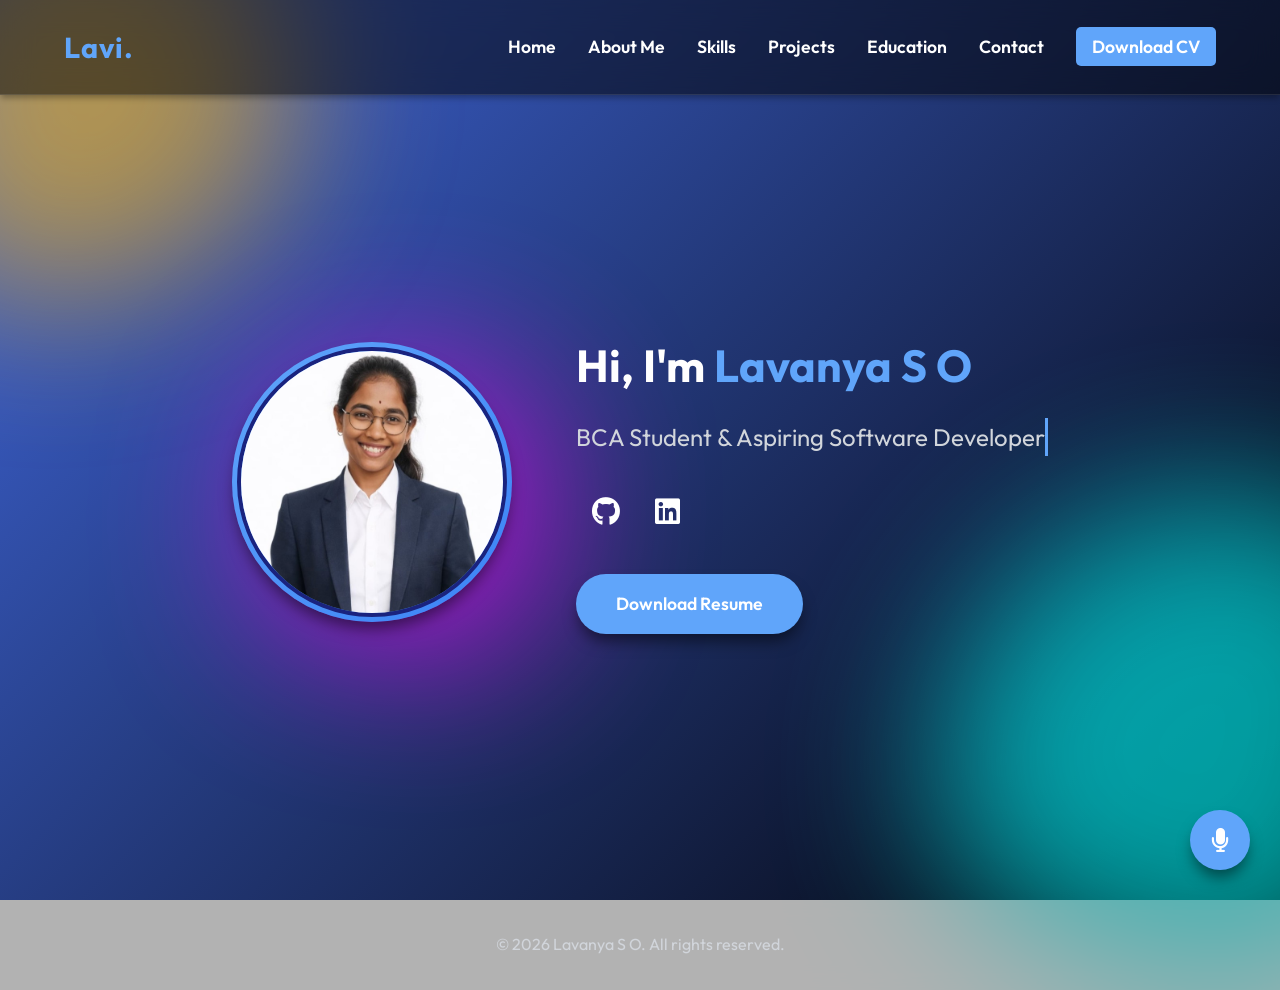
<file: index.html>
<!DOCTYPE html>
<html lang="en">
<head>
    <meta charset="UTF-8">
    <meta name="viewport" content="width=device-width, initial-scale=1.0">
    <title>Lavanya S O - Personal Portfolio</title>
    <link rel="stylesheet" href="style.css">
    <!-- Google Fonts for modern typography -->
    <link rel="preconnect" href="https://fonts.googleapis.com">
    <link rel="preconnect" href="https://fonts.gstatic.com" crossorigin>
    <link href="https://fonts.googleapis.com/css2?family=Outfit:wght@300;400;600;700&display=swap" rel="stylesheet">
    <!-- FontAwesome for Icons -->
    <link rel="stylesheet" href="https://cdnjs.cloudflare.com/ajax/libs/font-awesome/6.4.0/css/all.min.css">
</head>
<body>
    <!-- Animated Background Graphics -->
    <div class="bg-shape shape1"></div>
    <div class="bg-shape shape2"></div>
    <div class="bg-shape shape3"></div>

    <!-- Navigation Bar -->
    <nav class="navbar">
        <div class="logo">Lavi.</div>
        <ul class="nav-links">
            <li><a href="index.html">Home</a></li>
            <li><a href="about.html">About Me</a></li>
            <li><a href="skills.html">Skills</a></li>
            <li><a href="projects.html">Projects</a></li>
            <li><a href="education.html">Education</a></li>
            <li><a href="contact.html">Contact</a></li>
            <li><a href="Lavanya_Resume.pdf" download class="nav-btn">Download CV</a></li>
        </ul>
        <div class="burger">
            <div class="line1"></div>
            <div class="line2"></div>
            <div class="line3"></div>
        </div>
    </nav>

    <!-- Home Section -->
    <section id="home" class="home section hidden">
        <div class="home-container">
            <div class="home-img">
                <div class="profile-img-container">
                    <img src="profile.jpg" alt="Lavanya S O" class="profile-photo">
                </div>
            </div>
            <div class="home-text">
                <h1>Hi, I'm <span class="highlight">Lavanya S O</span></h1>
                <p class="tagline">BCA Student & Aspiring Software Developer</p>
                <div class="social-links">
                    <a href="#" target="_blank" aria-label="GitHub"><i class="fab fa-github"></i></a>
                    <a href="https://www.linkedin.com/in/lavanya-s-o-6a58b7390/" target="_blank" aria-label="LinkedIn"><i class="fab fa-linkedin"></i></a>
                </div>
                <a href="Lavanya_Resume.pdf" download class="btn">Download Resume</a>
            </div>
        </div>
    </section>

    <!-- Voice Assistant -->
    <button id="voice-btn" class="voice-btn" aria-label="Voice Assistant">
        <i class="fas fa-microphone"></i>
    </button>

    <!-- Footer -->
    <footer>
        <p>&copy; 2026 Lavanya S O. All rights reserved.</p>
    </footer>

    <script src="script.js"></script>
</body>
</html>
</file>
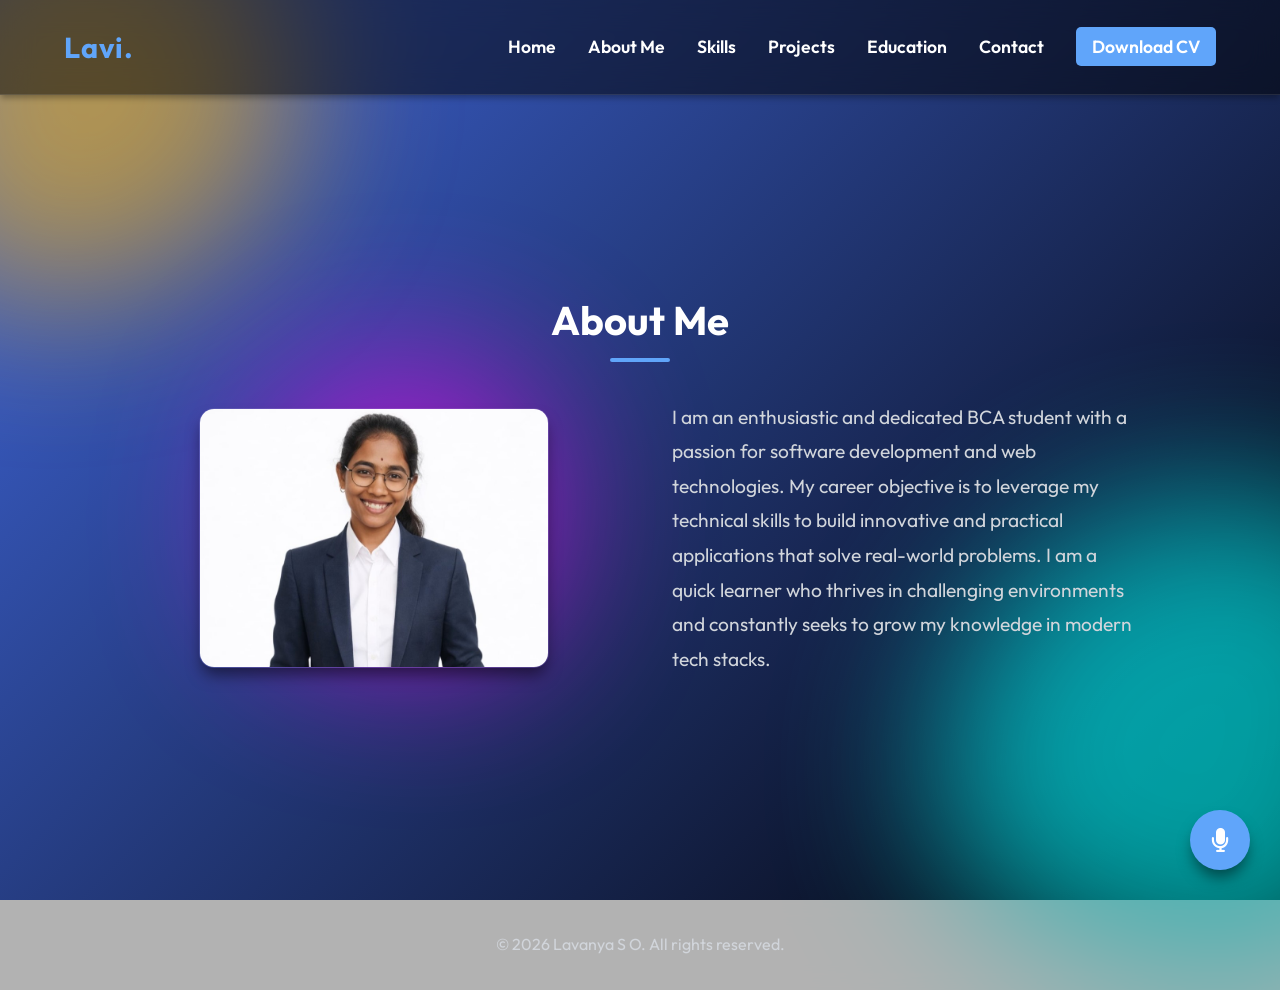
<file: about.html>
<!DOCTYPE html>
<html lang="en">
<head>
    <meta charset="UTF-8">
    <meta name="viewport" content="width=device-width, initial-scale=1.0">
    <title>Lavanya S O - About Me</title>
    <link rel="stylesheet" href="style.css">
    <!-- Google Fonts for modern typography -->
    <link rel="preconnect" href="https://fonts.googleapis.com">
    <link rel="preconnect" href="https://fonts.gstatic.com" crossorigin>
    <link href="https://fonts.googleapis.com/css2?family=Outfit:wght@300;400;600;700&display=swap" rel="stylesheet">
    <!-- FontAwesome for Icons -->
    <link rel="stylesheet" href="https://cdnjs.cloudflare.com/ajax/libs/font-awesome/6.4.0/css/all.min.css">
</head>
<body>
    <!-- Animated Background Graphics -->
    <div class="bg-shape shape1"></div>
    <div class="bg-shape shape2"></div>
    <div class="bg-shape shape3"></div>

    <!-- Navigation Bar -->
    <nav class="navbar">
        <div class="logo">Lavi.</div>
        <ul class="nav-links">
            <li><a href="index.html">Home</a></li>
            <li><a href="about.html">About Me</a></li>
            <li><a href="skills.html">Skills</a></li>
            <li><a href="projects.html">Projects</a></li>
            <li><a href="education.html">Education</a></li>
            <li><a href="contact.html">Contact</a></li>
            <li><a href="Lavanya_Resume.pdf" download class="nav-btn">Download CV</a></li>
        </ul>
        <div class="burger">
            <div class="line1"></div>
            <div class="line2"></div>
            <div class="line3"></div>
        </div>
    </nav>

    <!-- About Section -->
    <section id="about" class="about section hidden">
        <h2>About Me</h2>
        <div class="about-container">
            <div class="about-img">
                <img src="profile.jpg" alt="About Lavanya">
            </div>
            <div class="about-text-container">
                <p class="about-text">
                    I am an enthusiastic and dedicated BCA student with a passion for software development and web technologies. 
                    My career objective is to leverage my technical skills to build innovative and practical applications that 
                    solve real-world problems. I am a quick learner who thrives in challenging environments and constantly seeks 
                    to grow my knowledge in modern tech stacks.
                </p>
            </div>
        </div>
    </section>

    <!-- Voice Assistant -->
    <button id="voice-btn" class="voice-btn" aria-label="Voice Assistant">
        <i class="fas fa-microphone"></i>
    </button>

    <!-- Footer -->
    <footer>
        <p>&copy; 2026 Lavanya S O. All rights reserved.</p>
    </footer>

    <script src="script.js"></script>
</body>
</html>
</file>
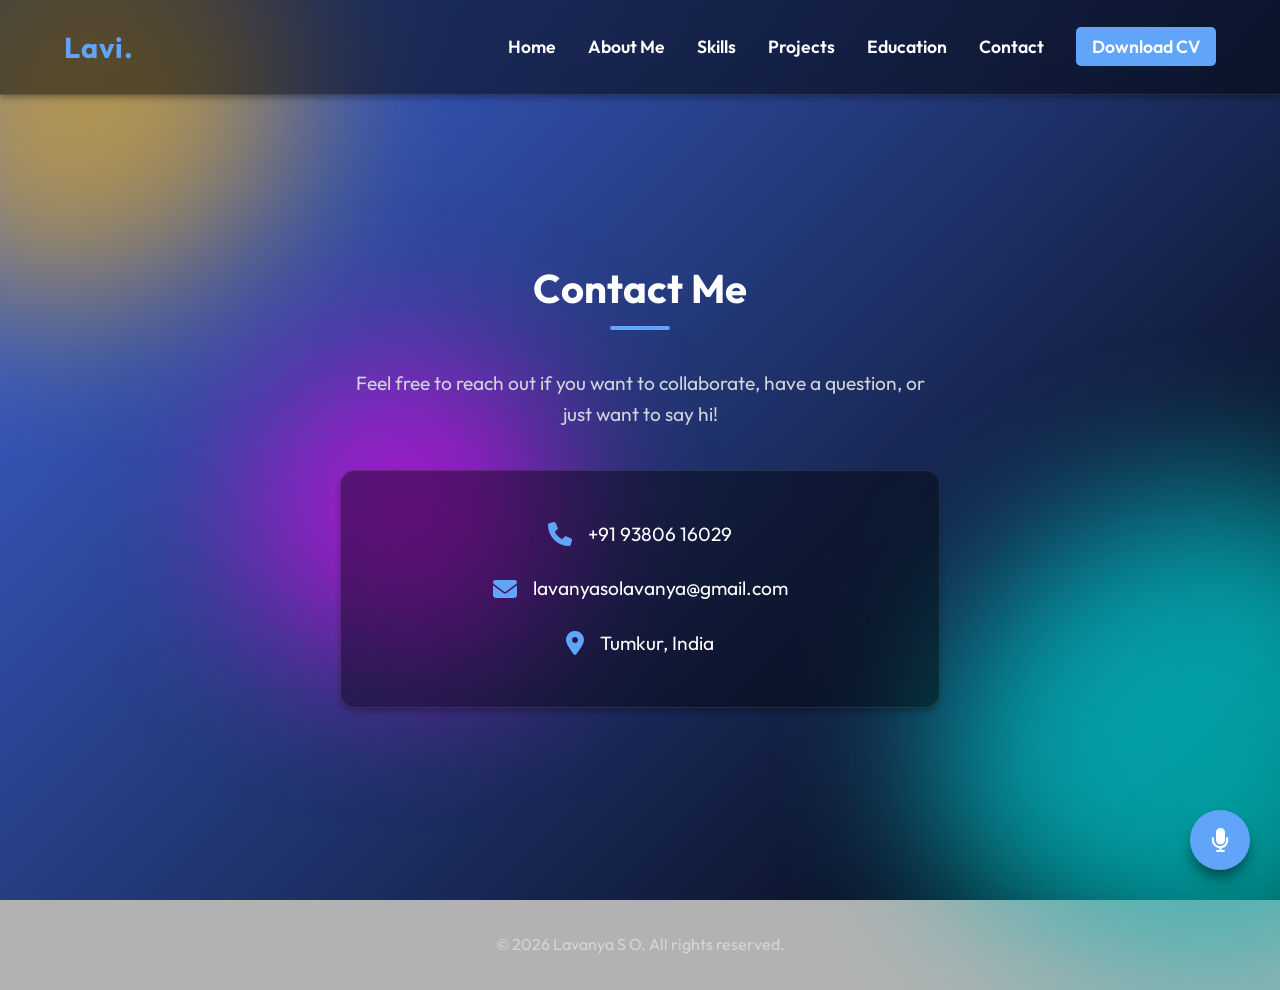
<file: contact.html>
<!DOCTYPE html>
<html lang="en">
<head>
    <meta charset="UTF-8">
    <meta name="viewport" content="width=device-width, initial-scale=1.0">
    <title>Lavanya S O - Contact</title>
    <link rel="stylesheet" href="style.css">
    <link rel="preconnect" href="https://fonts.googleapis.com">
    <link rel="preconnect" href="https://fonts.gstatic.com" crossorigin>
    <link href="https://fonts.googleapis.com/css2?family=Outfit:wght@300;400;600;700&display=swap" rel="stylesheet">
    <link rel="stylesheet" href="https://cdnjs.cloudflare.com/ajax/libs/font-awesome/6.4.0/css/all.min.css">
</head>
<body>
    <div class="bg-shape shape1"></div>
    <div class="bg-shape shape2"></div>
    <div class="bg-shape shape3"></div>

    <nav class="navbar">
        <div class="logo">Lavi.</div>
        <ul class="nav-links">
            <li><a href="index.html">Home</a></li>
            <li><a href="about.html">About Me</a></li>
            <li><a href="skills.html">Skills</a></li>
            <li><a href="projects.html">Projects</a></li>
            <li><a href="education.html">Education</a></li>
            <li><a href="contact.html">Contact</a></li>
            <li><a href="Lavanya_Resume.pdf" download class="nav-btn">Download CV</a></li>
        </ul>
        <div class="burger">
            <div class="line1"></div>
            <div class="line2"></div>
            <div class="line3"></div>
        </div>
    </nav>

    <!-- Contact Section -->
    <section id="contact" class="contact section hidden">
        <h2>Contact Me</h2>
        <div class="contact-container">
            <p>Feel free to reach out if you want to collaborate, have a question, or just want to say hi!</p>
            <div class="contact-info">
                <div class="contact-item">
                    <i class="fas fa-phone"></i>
                    <a href="tel:+919380616029">+91 93806 16029</a>
                </div>
                <div class="contact-item">
                    <i class="fas fa-envelope"></i>
                    <a href="mailto:lavanyasolavanya@gmail.com">lavanyasolavanya@gmail.com</a>
                </div>
                <div class="contact-item">
                    <i class="fas fa-map-marker-alt"></i>
                    <span>Tumkur, India</span>
                </div>
            </div>
        </div>
    </section>

    <!-- Voice Assistant -->
    <button id="voice-btn" class="voice-btn" aria-label="Voice Assistant">
        <i class="fas fa-microphone"></i>
    </button>

    <footer>
        <p>&copy; 2026 Lavanya S O. All rights reserved.</p>
    </footer>

    <script src="script.js"></script>
</body>
</html>
</file>
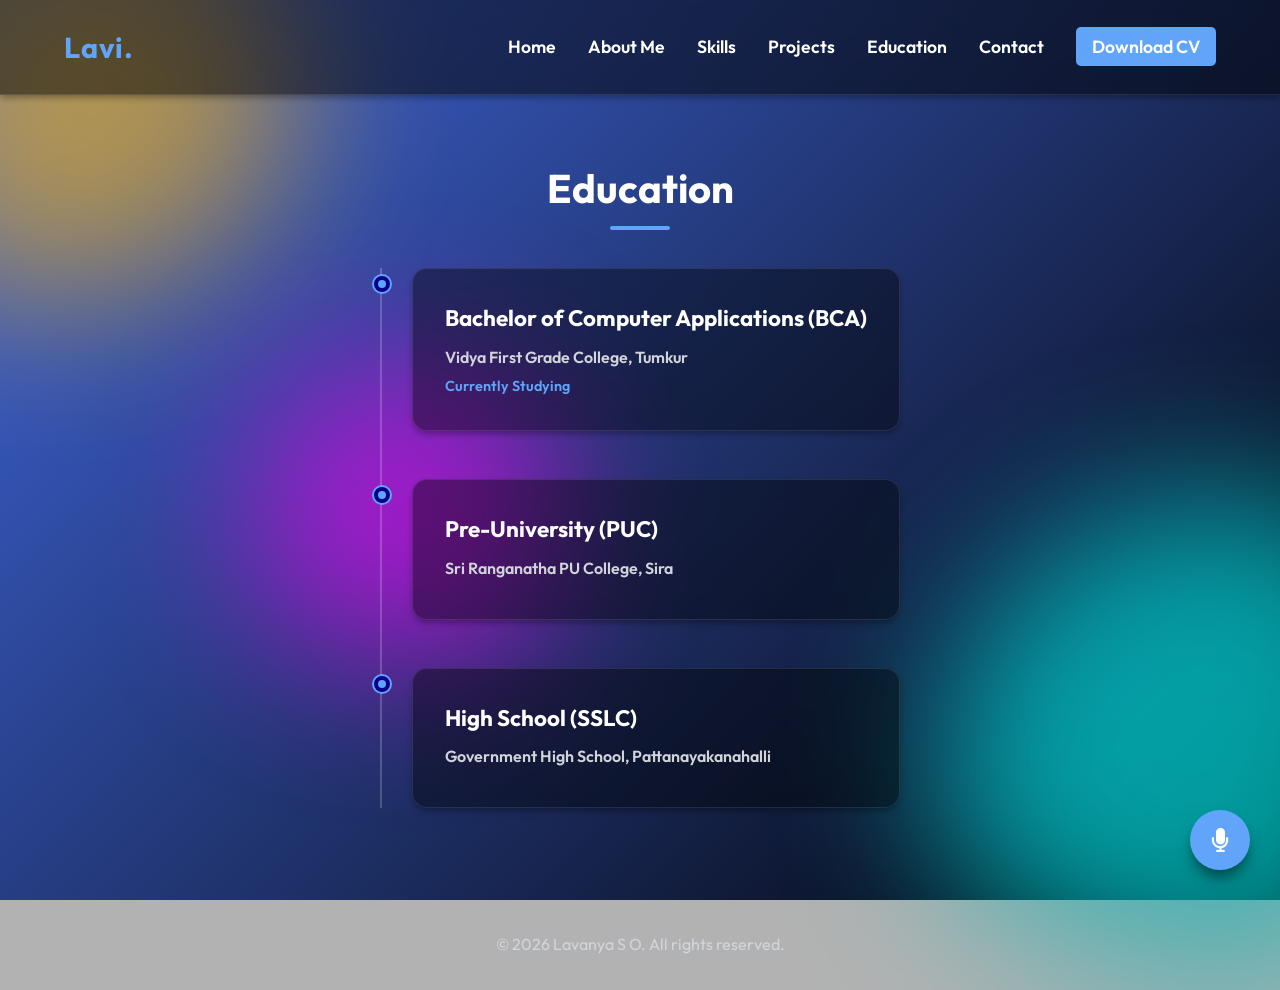
<file: education.html>
<!DOCTYPE html>
<html lang="en">
<head>
    <meta charset="UTF-8">
    <meta name="viewport" content="width=device-width, initial-scale=1.0">
    <title>Lavanya S O - Education</title>
    <link rel="stylesheet" href="style.css">
    <link rel="preconnect" href="https://fonts.googleapis.com">
    <link rel="preconnect" href="https://fonts.gstatic.com" crossorigin>
    <link href="https://fonts.googleapis.com/css2?family=Outfit:wght@300;400;600;700&display=swap" rel="stylesheet">
    <link rel="stylesheet" href="https://cdnjs.cloudflare.com/ajax/libs/font-awesome/6.4.0/css/all.min.css">
</head>
<body>
    <div class="bg-shape shape1"></div>
    <div class="bg-shape shape2"></div>
    <div class="bg-shape shape3"></div>

    <nav class="navbar">
        <div class="logo">Lavi.</div>
        <ul class="nav-links">
            <li><a href="index.html">Home</a></li>
            <li><a href="about.html">About Me</a></li>
            <li><a href="skills.html">Skills</a></li>
            <li><a href="projects.html">Projects</a></li>
            <li><a href="education.html">Education</a></li>
            <li><a href="contact.html">Contact</a></li>
            <li><a href="Lavanya_Resume.pdf" download class="nav-btn">Download CV</a></li>
        </ul>
        <div class="burger">
            <div class="line1"></div>
            <div class="line2"></div>
            <div class="line3"></div>
        </div>
    </nav>

    <!-- Education Section -->
    <section id="education" class="education section hidden">
        <h2>Education</h2>
        <div class="timeline">
            <!-- Education 1 -->
            <div class="timeline-item">
                <div class="timeline-dot"></div>
                <div class="timeline-content">
                    <h3>Bachelor of Computer Applications (BCA)</h3>
                    <p class="college">Vidya First Grade College, Tumkur</p>
                    <p class="year">Currently Studying</p>
                </div>
            </div>
            <!-- Education 2 -->
            <div class="timeline-item">
                <div class="timeline-dot"></div>
                <div class="timeline-content">
                    <h3>Pre-University (PUC)</h3>
                    <p class="college">Sri Ranganatha PU College, Sira</p>
                </div>
            </div>
            <!-- Education 3 -->
            <div class="timeline-item">
                <div class="timeline-dot"></div>
                <div class="timeline-content">
                    <h3>High School (SSLC)</h3>
                    <p class="college">Government High School, Pattanayakanahalli</p>
                </div>
            </div>
        </div>
    </section>

    <!-- Voice Assistant -->
    <button id="voice-btn" class="voice-btn" aria-label="Voice Assistant">
        <i class="fas fa-microphone"></i>
    </button>

    <footer>
        <p>&copy; 2026 Lavanya S O. All rights reserved.</p>
    </footer>

    <script src="script.js"></script>
</body>
</html>
</file>
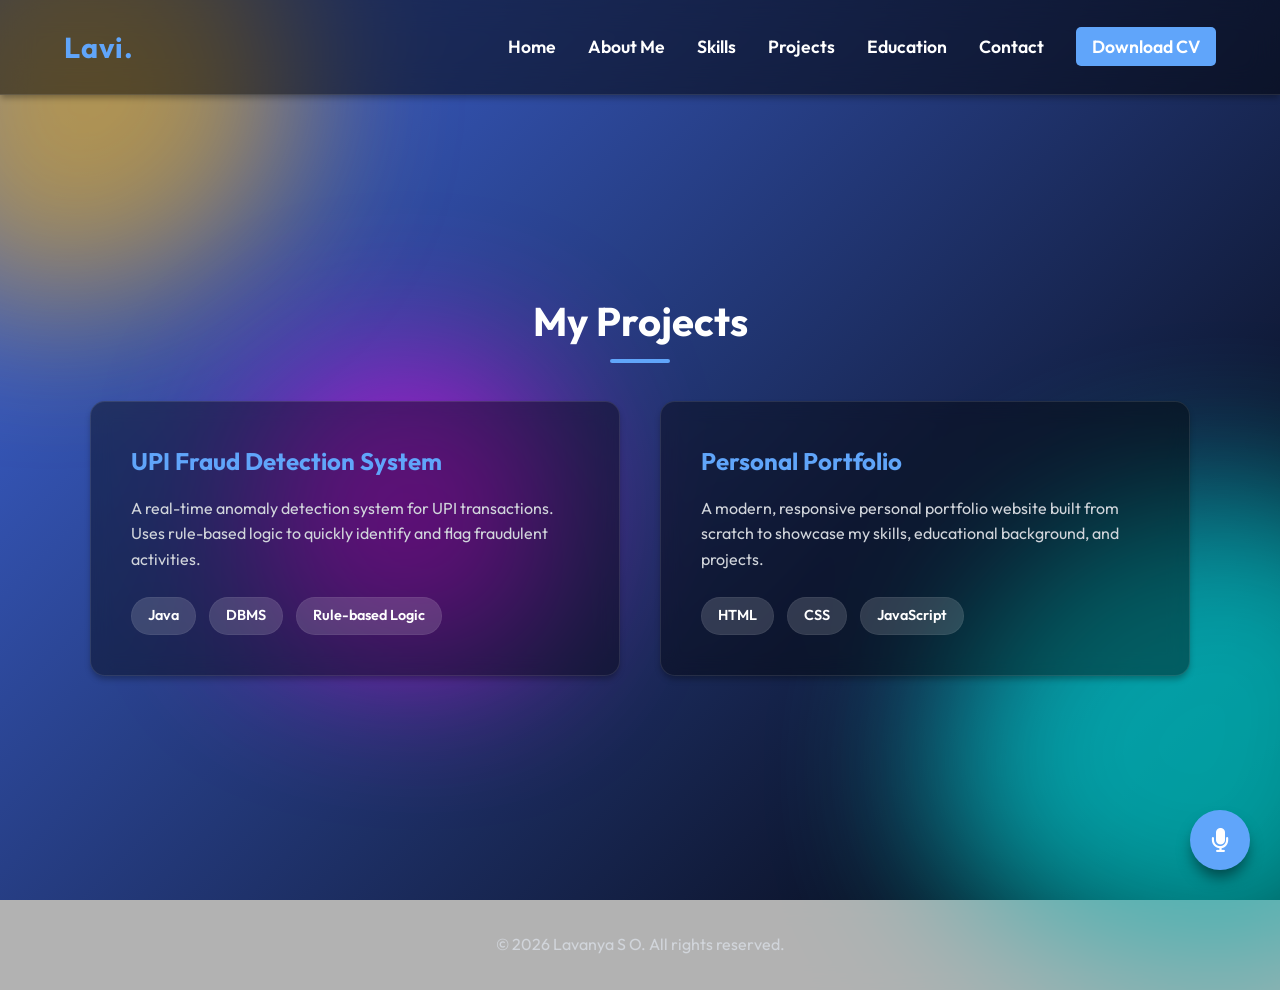
<file: projects.html>
<!DOCTYPE html>
<html lang="en">
<head>
    <meta charset="UTF-8">
    <meta name="viewport" content="width=device-width, initial-scale=1.0">
    <title>Lavanya S O - Projects</title>
    <link rel="stylesheet" href="style.css">
    <link rel="preconnect" href="https://fonts.googleapis.com">
    <link rel="preconnect" href="https://fonts.gstatic.com" crossorigin>
    <link href="https://fonts.googleapis.com/css2?family=Outfit:wght@300;400;600;700&display=swap" rel="stylesheet">
    <link rel="stylesheet" href="https://cdnjs.cloudflare.com/ajax/libs/font-awesome/6.4.0/css/all.min.css">
</head>
<body>
    <div class="bg-shape shape1"></div>
    <div class="bg-shape shape2"></div>
    <div class="bg-shape shape3"></div>

    <nav class="navbar">
        <div class="logo">Lavi.</div>
        <ul class="nav-links">
            <li><a href="index.html">Home</a></li>
            <li><a href="about.html">About Me</a></li>
            <li><a href="skills.html">Skills</a></li>
            <li><a href="projects.html">Projects</a></li>
            <li><a href="education.html">Education</a></li>
            <li><a href="contact.html">Contact</a></li>
            <li><a href="Lavanya_Resume.pdf" download class="nav-btn">Download CV</a></li>
        </ul>
        <div class="burger">
            <div class="line1"></div>
            <div class="line2"></div>
            <div class="line3"></div>
        </div>
    </nav>

    <!-- Projects Section -->
    <section id="projects" class="projects section hidden">
        <h2>My Projects</h2>
        <div class="projects-grid">
            <!-- Project 1 -->
            <div class="project-card">
                <div class="project-content">
                    <h3>UPI Fraud Detection System</h3>
                    <p>A real-time anomaly detection system for UPI transactions. Uses rule-based logic to quickly identify and flag fraudulent activities.</p>
                    <div class="tech-tags">
                        <span>Java</span>
                        <span>DBMS</span>
                        <span>Rule-based Logic</span>
                    </div>
                </div>
            </div>
            <!-- Project 2 -->
            <div class="project-card">
                <div class="project-content">
                    <h3>Personal Portfolio</h3>
                    <p>A modern, responsive personal portfolio website built from scratch to showcase my skills, educational background, and projects.</p>
                    <div class="tech-tags">
                        <span>HTML</span>
                        <span>CSS</span>
                        <span>JavaScript</span>
                    </div>
                </div>
            </div>
        </div>
    </section>

    <!-- Voice Assistant -->
    <button id="voice-btn" class="voice-btn" aria-label="Voice Assistant">
        <i class="fas fa-microphone"></i>
    </button>

    <footer>
        <p>&copy; 2026 Lavanya S O. All rights reserved.</p>
    </footer>

    <script src="script.js"></script>
</body>
</html>
</file>
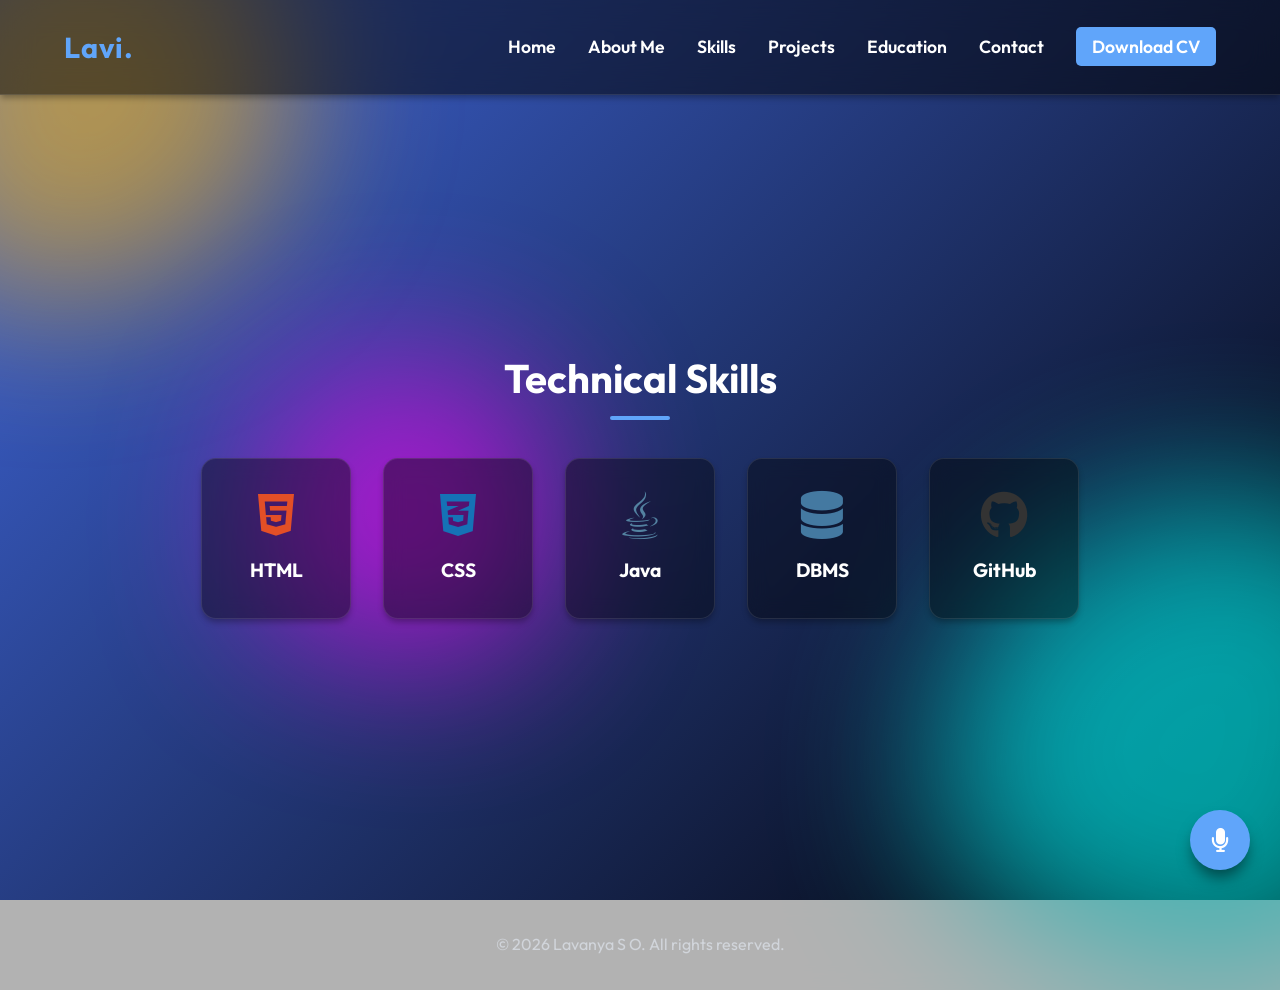
<file: skills.html>
<!DOCTYPE html>
<html lang="en">
<head>
    <meta charset="UTF-8">
    <meta name="viewport" content="width=device-width, initial-scale=1.0">
    <title>Lavanya S O - Skills</title>
    <link rel="stylesheet" href="style.css">
    <link rel="preconnect" href="https://fonts.googleapis.com">
    <link rel="preconnect" href="https://fonts.gstatic.com" crossorigin>
    <link href="https://fonts.googleapis.com/css2?family=Outfit:wght@300;400;600;700&display=swap" rel="stylesheet">
    <link rel="stylesheet" href="https://cdnjs.cloudflare.com/ajax/libs/font-awesome/6.4.0/css/all.min.css">
</head>
<body>
    <div class="bg-shape shape1"></div>
    <div class="bg-shape shape2"></div>
    <div class="bg-shape shape3"></div>

    <nav class="navbar">
        <div class="logo">Lavi.</div>
        <ul class="nav-links">
            <li><a href="index.html">Home</a></li>
            <li><a href="about.html">About Me</a></li>
            <li><a href="skills.html">Skills</a></li>
            <li><a href="projects.html">Projects</a></li>
            <li><a href="education.html">Education</a></li>
            <li><a href="contact.html">Contact</a></li>
            <li><a href="Lavanya_Resume.pdf" download class="nav-btn">Download CV</a></li>
        </ul>
        <div class="burger">
            <div class="line1"></div>
            <div class="line2"></div>
            <div class="line3"></div>
        </div>
    </nav>

    <!-- Technical Skills Section -->
    <section id="skills" class="skills section hidden">
        <h2>Technical Skills</h2>
        <div class="skills-grid">
            <div class="skill-card">
                <i class="fab fa-html5 skill-icon" style="color: #E34F26;"></i>
                <h3>HTML</h3>
            </div>
            <div class="skill-card">
                <i class="fab fa-css3-alt skill-icon" style="color: #1572B6;"></i>
                <h3>CSS</h3>
            </div>
            <div class="skill-card">
                <i class="fab fa-java skill-icon" style="color: #5382a1;"></i>
                <h3>Java</h3>
            </div>
            <div class="skill-card">
                <i class="fas fa-database skill-icon" style="color: #4479A1;"></i>
                <h3>DBMS</h3>
            </div>
            <div class="skill-card">
                <i class="fab fa-github skill-icon" style="color: #333;"></i>
                <h3>GitHub</h3>
            </div>
        </div>
    </section>

    <!-- Voice Assistant -->
    <button id="voice-btn" class="voice-btn" aria-label="Voice Assistant">
        <i class="fas fa-microphone"></i>
    </button>

    <footer>
        <p>&copy; 2026 Lavanya S O. All rights reserved.</p>
    </footer>

    <script src="script.js"></script>
</body>
</html>
</file>
<file: style.css>
/* Base Styles & Variables */
:root {
    --primary-color: #60a5fa; /* Lighter blue for dark theme contrast */
    --secondary-color: #3b82f6;
    --text-main: #ffffff;
    --text-light: #d1d5db;
    --bg-main: #4169e1;
    --bg-card: rgba(0, 0, 0, 0.4);
    --transition: all 0.3s ease;
    --shadow-sm: 0 4px 6px -1px rgba(0, 0, 0, 0.3);
    --shadow-md: 0 10px 15px -3px rgba(0, 0, 0, 0.5);
}

* {
    margin: 0;
    padding: 0;
    box-sizing: border-box;
}

html {
    scroll-behavior: smooth;
}

body {
    font-family: 'Outfit', sans-serif;
    /* Royal Blue to Black combination */
    background: linear-gradient(135deg, #4169e1 0%, #000000 100%);
    background-attachment: fixed;
    color: var(--text-main);
    line-height: 1.6;
    overflow-x: hidden;
}

/* Typography */
h1, h2, h3 {
    font-weight: 700;
    color: var(--text-main);
}

.highlight {
    color: var(--primary-color);
}

section h2 {
    text-align: center;
    font-size: 2.5rem;
    margin-bottom: 3rem;
    position: relative;
}

section h2::after {
    content: '';
    position: absolute;
    bottom: -10px;
    left: 50%;
    transform: translateX(-50%);
    width: 60px;
    height: 4px;
    background: var(--primary-color);
    border-radius: 2px;
}

/* Navigation */
.navbar {
    display: flex;
    justify-content: space-between;
    align-items: center;
    padding: 1.5rem 5%;
    background: rgba(0, 0, 0, 0.5);
    backdrop-filter: blur(15px);
    position: fixed;
    top: 0;
    width: 100%;
    z-index: 1000;
    box-shadow: var(--shadow-sm);
    border-bottom: 1px solid rgba(255, 255, 255, 0.1);
}

.logo {
    font-size: 1.8rem;
    font-weight: 700;
    color: var(--primary-color);
    letter-spacing: 1px;
}

.nav-links {
    display: flex;
    list-style: none;
}

.nav-links li {
    margin-left: 2rem;
}

.nav-links a {
    text-decoration: none;
    color: var(--text-main);
    font-weight: 600;
    font-size: 1.1rem;
    transition: var(--transition);
}

.nav-links a:hover {
    color: var(--primary-color);
}

.nav-btn {
    background: var(--primary-color);
    color: white !important;
    padding: 0.5rem 1rem !important;
    border-radius: 5px;
    font-weight: 600;
    transition: var(--transition);
}

.nav-btn:hover {
    background: var(--secondary-color);
    transform: translateY(-2px);
}

.burger {
    display: none;
    cursor: pointer;
}

.burger div {
    width: 25px;
    height: 3px;
    background-color: var(--text-main);
    margin: 5px;
    transition: var(--transition);
}

/* Layout Sections */
.section {
    padding: 8rem 5% 4rem;
    min-height: 100vh;
    display: flex;
    flex-direction: column;
    justify-content: center;
}

/* Home Section */
.home {
    background: transparent;
}

.home-container {
    max-width: 1000px;
    margin: 0 auto;
    display: flex;
    align-items: center;
    gap: 4rem;
}

.home-img {
    flex: 1;
    display: flex;
    justify-content: center;
}

.home-text {
    flex: 1;
    text-align: left;
}

.profile-img-container {
    width: 280px;
    height: 280px;
    margin: 0;
    border-radius: 50%;
    padding: 5px;
    background: linear-gradient(135deg, var(--primary-color), var(--secondary-color));
    box-shadow: var(--shadow-md);
    animation: floatElement 4s ease-in-out infinite;
}

@keyframes floatElement {
    0%, 100% { transform: translateY(0); }
    50% { transform: translateY(-15px); }
}

.profile-photo {
    width: 100%;
    height: 100%;
    object-fit: cover;
    border-radius: 50%;
    border: 4px solid #1a237e;
}

.home h1 {
    font-size: 2.8rem;
    margin-bottom: 1rem;
}

.tagline {
    font-size: 1.5rem;
    color: var(--text-light);
    margin-bottom: 2rem;
    white-space: nowrap;
    overflow: hidden;
    border-right: 3px solid var(--primary-color);
    animation: typing 3s steps(40, end), blink-caret .75s step-end infinite;
}

@keyframes typing {
    from { width: 0 }
    to { width: 100% }
}

@keyframes blink-caret {
    from, to { border-color: transparent }
    50% { border-color: var(--primary-color); }
}

.social-links {
    margin-bottom: 2.5rem;
}

.social-links a {
    display: inline-block;
    font-size: 1.8rem;
    color: var(--text-main);
    margin: 0 1rem;
    transition: var(--transition);
}

.social-links a:hover {
    color: var(--primary-color);
    transform: translateY(-3px);
}

.btn {
    display: inline-block;
    padding: 1rem 2.5rem;
    background: var(--primary-color);
    color: white;
    text-decoration: none;
    border-radius: 30px;
    font-weight: 600;
    font-size: 1.1rem;
    transition: var(--transition);
    box-shadow: var(--shadow-md);
}

.btn:hover {
    background: var(--secondary-color);
    transform: translateY(-3px);
    box-shadow: 0 15px 20px -5px rgba(96, 165, 250, 0.4);
}

/* About Section */
.about-container {
    max-width: 1000px;
    margin: 0 auto;
    display: flex;
    align-items: center;
    gap: 4rem;
}

.about-img {
    flex: 1;
    display: flex;
    justify-content: center;
}

.about-img img {
    width: 100%;
    max-width: 350px;
    border-radius: 15px;
    box-shadow: var(--shadow-md);
    border: 1px solid rgba(255, 255, 255, 0.1);
}

.about-text-container {
    flex: 1;
    text-align: left;
}

.about-text {
    font-size: 1.2rem;
    color: var(--text-light);
    line-height: 1.8;
}

/* Skills Section */
.skills-grid {
    display: grid;
    grid-template-columns: repeat(auto-fit, minmax(150px, 1fr));
    gap: 2rem;
    max-width: 1000px;
    margin: 0 auto;
}

.skill-card {
    background: var(--bg-card);
    padding: 2rem;
    border-radius: 15px;
    text-align: center;
    box-shadow: var(--shadow-sm);
    transition: var(--transition);
    display: flex;
    flex-direction: column;
    align-items: center;
    gap: 1rem;
    backdrop-filter: blur(10px);
    border: 1px solid rgba(255, 255, 255, 0.1);
}

.skill-card:hover {
    transform: translateY(-10px);
    box-shadow: var(--shadow-md);
    background: rgba(255, 255, 255, 0.15);
}

.skill-icon {
    font-size: 3rem;
}

.skill-card h3 {
    font-size: 1.2rem;
    color: var(--text-main);
}

/* Projects Section */
.projects-grid {
    display: grid;
    grid-template-columns: repeat(auto-fit, minmax(300px, 1fr));
    gap: 2.5rem;
    max-width: 1100px;
    margin: 0 auto;
}

.project-card {
    background: var(--bg-card);
    border-radius: 15px;
    overflow: hidden;
    box-shadow: var(--shadow-sm);
    transition: var(--transition);
    border: 1px solid rgba(255, 255, 255, 0.1);
    backdrop-filter: blur(10px);
}

.project-card:hover {
    transform: translateY(-10px);
    box-shadow: var(--shadow-md);
    background: rgba(255, 255, 255, 0.15);
}

.project-content {
    padding: 2.5rem;
}

.project-content h3 {
    font-size: 1.5rem;
    margin-bottom: 1rem;
    color: var(--primary-color);
}

.project-content p {
    color: var(--text-light);
    margin-bottom: 1.5rem;
}

.tech-tags {
    display: flex;
    flex-wrap: wrap;
    gap: 0.8rem;
}

.tech-tags span {
    background: rgba(255, 255, 255, 0.15);
    color: var(--text-main);
    padding: 0.4rem 1rem;
    border-radius: 20px;
    font-size: 0.9rem;
    font-weight: 600;
    border: 1px solid rgba(255, 255, 255, 0.05);
}

/* Education Section */
.timeline {
    max-width: 800px;
    margin: 0 auto;
    position: relative;
    padding-left: 2rem;
}

.timeline::before {
    content: '';
    position: absolute;
    left: 0;
    top: 0;
    height: 100%;
    width: 2px;
    background: rgba(255, 255, 255, 0.2);
}

.timeline-item {
    position: relative;
    margin-bottom: 3rem;
}

.timeline-item:last-child {
    margin-bottom: 0;
}

.timeline-dot {
    position: absolute;
    left: -2.35rem;
    top: 0.5rem;
    width: 16px;
    height: 16px;
    background: var(--primary-color);
    border-radius: 50%;
    border: 4px solid #00008b;
    box-shadow: 0 0 0 2px var(--primary-color);
}

.timeline-content {
    background: var(--bg-card);
    padding: 2rem;
    border-radius: 15px;
    box-shadow: var(--shadow-sm);
    transition: var(--transition);
    backdrop-filter: blur(10px);
    border: 1px solid rgba(255, 255, 255, 0.1);
}

.timeline-content:hover {
    box-shadow: var(--shadow-md);
    transform: translateX(5px);
    background: rgba(255, 255, 255, 0.15);
}

.timeline-content h3 {
    font-size: 1.4rem;
    margin-bottom: 0.5rem;
}

.timeline-content .college {
    color: var(--text-light);
    font-weight: 600;
    margin-bottom: 0.3rem;
}

.timeline-content .year {
    color: var(--primary-color);
    font-size: 0.9rem;
    font-weight: 600;
}

/* Contact Section */
.contact-container {
    max-width: 600px;
    margin: 0 auto;
    text-align: center;
}

.contact-container > p {
    font-size: 1.2rem;
    color: var(--text-light);
    margin-bottom: 2.5rem;
}

.contact-info {
    display: flex;
    flex-direction: column;
    gap: 1.5rem;
    background: var(--bg-card);
    padding: 3rem;
    border-radius: 15px;
    box-shadow: var(--shadow-sm);
    backdrop-filter: blur(10px);
    border: 1px solid rgba(255, 255, 255, 0.1);
}

.contact-item {
    display: flex;
    align-items: center;
    justify-content: center;
    gap: 1rem;
    font-size: 1.2rem;
}

.contact-item i {
    color: var(--primary-color);
    font-size: 1.5rem;
}

.contact-item a {
    color: var(--text-main);
    text-decoration: none;
    transition: var(--transition);
}

.contact-item a:hover {
    color: var(--primary-color);
}

/* Footer */
footer {
    text-align: center;
    padding: 2rem;
    background: rgba(0, 0, 0, 0.3);
    color: var(--text-light);
    backdrop-filter: blur(10px);
}

/* Animations */
.hidden {
    opacity: 0;
    transform: translateY(40px) scale(0.95);
    transition: all 0.8s cubic-bezier(0.5, 0, 0, 1);
}

.show {
    opacity: 1;
    transform: translateY(0) scale(1);
}

/* Animated Background Graphics */
.bg-shape {
    position: fixed;
    filter: blur(80px);
    z-index: -1;
    opacity: 0.6;
    animation: floatShape 15s infinite alternate ease-in-out;
}

.shape1 {
    width: 400px;
    height: 400px;
    background: #ffb703; /* Yellowish to match bright accent */
    top: -100px;
    left: -100px;
    border-radius: 40% 60% 70% 30% / 40% 50% 60% 50%;
}

.shape2 {
    width: 500px;
    height: 500px;
    background: #00ffff; /* Cyan */
    bottom: -10%;
    right: -150px;
    border-radius: 60% 40% 30% 70% / 60% 30% 70% 40%;
    animation-delay: -5s;
}

.shape3 {
    width: 300px;
    height: 300px;
    background: #ff00ff; /* Magenta */
    top: 40%;
    left: 20%;
    border-radius: 50% 50% 30% 70% / 50% 50% 70% 30%;
    animation-delay: -10s;
}

@keyframes floatShape {
    0% { transform: translate(0, 0) rotate(0deg); }
    100% { transform: translate(100px, 100px) rotate(360deg); }
}

/* Voice Assistant */
.voice-btn {
    position: fixed;
    bottom: 30px;
    right: 30px;
    width: 60px;
    height: 60px;
    border-radius: 50%;
    background: var(--primary-color);
    color: white;
    border: none;
    font-size: 1.5rem;
    cursor: pointer;
    box-shadow: var(--shadow-md);
    z-index: 1000;
    transition: var(--transition);
    display: flex;
    align-items: center;
    justify-content: center;
}

.voice-btn:hover {
    background: var(--secondary-color);
    transform: scale(1.1);
}

.voice-btn.listening {
    background: #ef4444; /* red when listening */
    animation: pulse 1.5s infinite;
}

@keyframes pulse {
    0% {
        box-shadow: 0 0 0 0 rgba(239, 68, 68, 0.7);
    }
    70% {
        box-shadow: 0 0 0 15px rgba(239, 68, 68, 0);
    }
    100% {
        box-shadow: 0 0 0 0 rgba(239, 68, 68, 0);
    }
}

/* Responsive Design */
@media screen and (max-width: 768px) {
    .nav-links {
        position: fixed;
        right: -100%;
        top: 70px;
        flex-direction: column;
        background: rgba(0, 0, 0, 0.9);
        backdrop-filter: blur(15px);
        width: 100%;
        text-align: center;
        transition: 0.4s;
        box-shadow: 0 10px 10px rgba(0,0,0,0.3);
        padding: 2rem 0;
        border-bottom: 1px solid rgba(255, 255, 255, 0.1);
    }

    .nav-links.nav-active {
        right: 0;
    }

    .nav-links li {
        margin: 1.5rem 0;
    }

    .burger {
        display: block;
    }

    .home h1 {
        font-size: 2.5rem;
    }

    .section {
        padding: 6rem 5% 3rem;
    }

    .home-container {
        flex-direction: column;
        gap: 2rem;
    }

    .home-text {
        text-align: center;
    }

    .about-container {
        flex-direction: column;
        gap: 2rem;
    }

    .about-text-container {
        text-align: center;
    }
}

/* Burger Animation */
.toggle .line1 {
    transform: rotate(-45deg) translate(-5px, 6px);
}

.toggle .line2 {
    opacity: 0;
}

.toggle .line3 {
    transform: rotate(45deg) translate(-5px, -6px);
}
</file>
